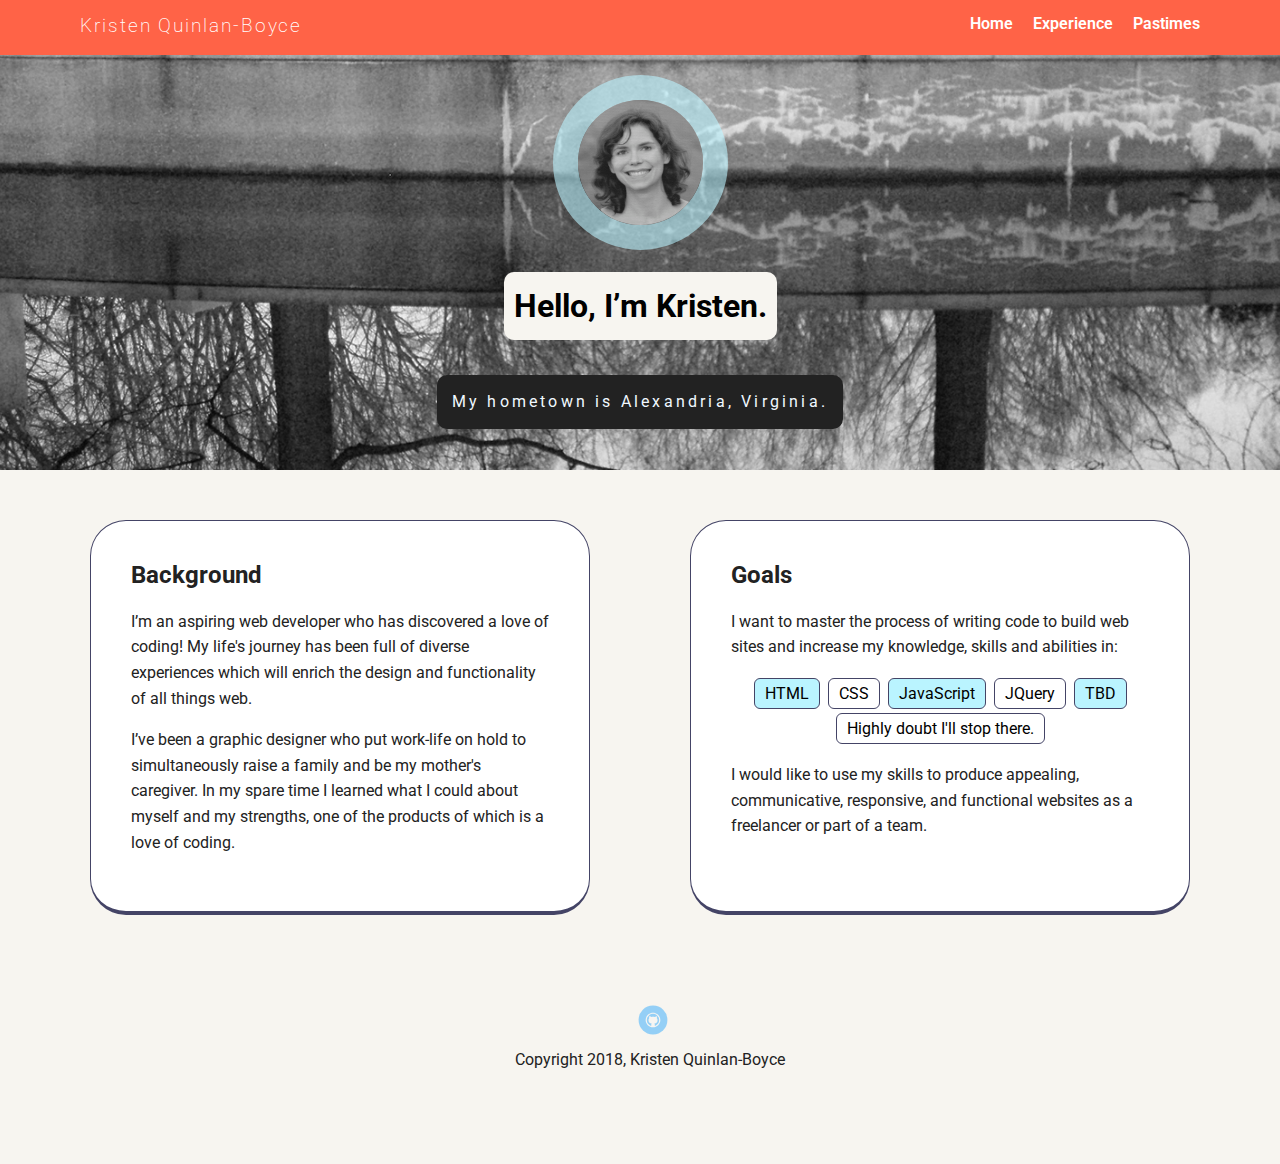
<file: portfolio_update_v1/index.html>
<!doctype html>
<html lang="en">
<head>
  <meta charset="utf-8">
  <title>Kristen Quinlan-Boyce's Profile</title>
  <meta name="viewport" content="width=device-width, initial-scale=1.0">
  <link rel="stylesheet" href="styles.css">
  <link href="https://fonts.googleapis.com/css?family=Muli%7CRoboto:400,300,500,700,900" rel="stylesheet"></head>
  <body>

    <div class="main-nav">
        <ul class="nav">
          <li class="name">Kristen Quinlan-Boyce</li>
          <li><a href="index.html">Home</a></li>
          <li><a href="experience.html">Experience</a></li>
          <li><a href="pastimes.html" title="and that which keeps me busy">Pastimes</a></li>
        </ul>
    </div>

    <header>
      <img src="images/KristenAltBw.jpg" alt="Picture of Kristen" class="profile-image">
      <h1 class="tag name">Hello, I’m Kristen.</h1>
      <p class="tag location">My hometown is Alexandria, Virginia.</p>
    </header>

    <main class="flex">
      <div class="card">
        <h2>Background</h2>
        <p>I’m an aspiring web developer who has discovered a love of coding! My life's journey has been full of diverse experiences which will enrich the design and functionality of all things web.</p>
        <p>I’ve been a graphic designer who put work-life on hold to simultaneously raise a family and be my mother's caregiver. In my spare time I learned what I could about myself and my strengths, one of the products of which is a love of coding.  </p>
      </div>

      <div class="card">
        <h2>Goals</h2>
        <p>I want to master the process of writing code to build web sites and increase my knowledge, skills and abilities in:</p>
        <ul class="skills">
          <li>HTML</li>
          <li>CSS</li>
          <li>JavaScript</li>
          <li>JQuery</li>
          <li>TBD</li>
          <li>Highly doubt I'll stop there.</li>
        </ul>
        <p>I would like to use my skills to produce appealing, communicative, responsive, and functional websites as a freelancer or part of a team.</p>
      </div>

    </main>
    <footer>
      <ul>
      <li><a href="https://github.com/KrisQuiBo" class="social github" target="_blank">Github</a></li>
        <!-- <li><a href="#" class="social twitter">Twitter</a></li>
        <li><a href="#" class="social linkedin">LinkedIn</a></li>        -->
      </ul>
      <p class="copyright">Copyright 2018, Kristen Quinlan-Boyce</p>
    </footer>
  </body>
  </html>
</file>
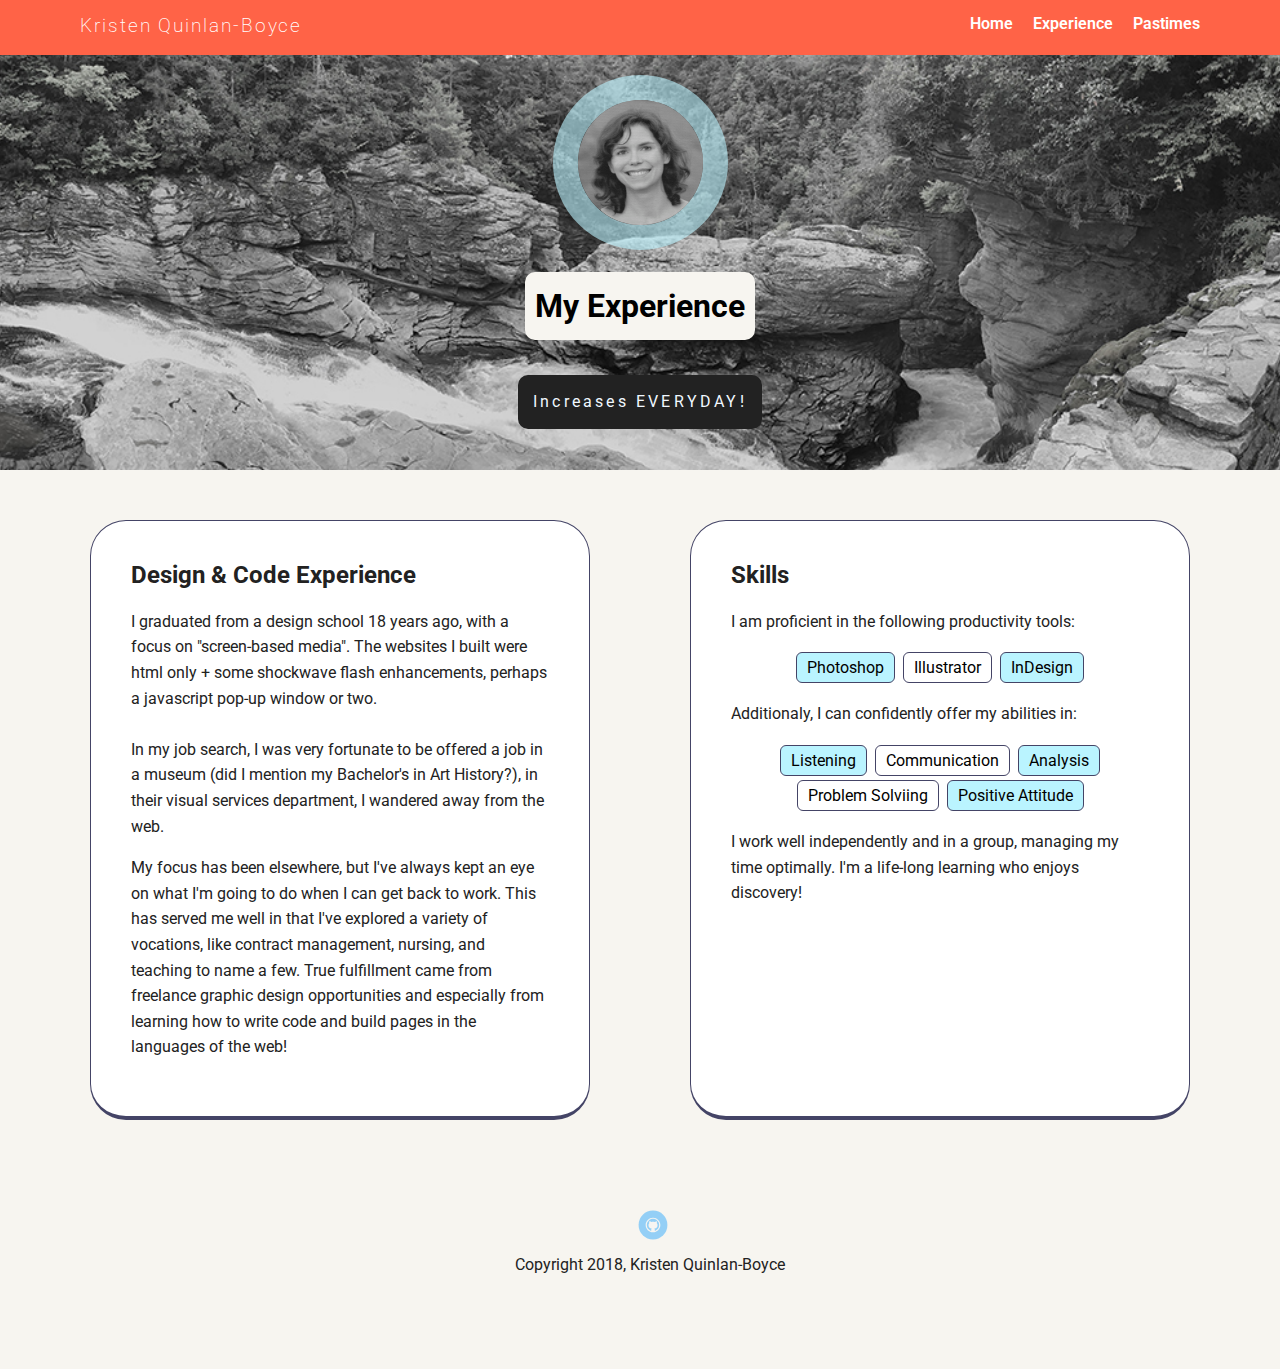
<file: portfolio_update_v1/experience.html>
<!doctype html>
<html lang="en">
<head>
 <meta charset="utf-8">
 <title>Kristen Quinlan-Boyce's Profile</title>
 <meta name="viewport" content="width=device-width, initial-scale=1.0">
 <link rel="stylesheet" href="styles.css">
 <link href="https://fonts.googleapis.com/css?family=Muli%7CRoboto:400,300,500,700,900" rel="stylesheet"></head>
 <body>

   <div class="main-nav">
       <ul class="nav">
         <li class="name">Kristen Quinlan-Boyce</li>
         <li><a href="index.html">Home</a></li>
         <li><a href="experience.html">Experience</a></li>
         <li><a href="pastimes.html" title="and that which keeps me busy">Pastimes</a></li>
       </ul>
   </div>

   <header class="experience">
     <img src="images/KristenAltBw.jpg" alt="Picture of Kristen" class="profile-image">
     <h1 class="tag name">My Experience</h1>
     <p class="tag location">Increases EVERYDAY!</p>
   </header>

   <main class="flex">
     <div class="card">
       <h2>Design & Code Experience</h2>
       <p>I graduated from a design school 18 years ago, with a focus on &quot;screen-based media&quot;. The websites I built were html only &plus; some shockwave flash enhancements, perhaps a javascript pop-up window or two. <br><br>In my job search, I was very fortunate to be offered a job in a museum (did I mention my Bachelor's in Art History?), in their visual services department, I wandered away from the web. </p>
       <p>My focus has been elsewhere, but I've always kept an eye on what I'm going to do when I can get back to work. This has served me well in that I've explored a variety of vocations, like contract management, nursing, and teaching to name a few. True fulfillment came from freelance graphic design opportunities and especially from learning how to write code and build pages in the languages of the web!</p>
     </div>

     <div class="card">
       <h2>Skills</h2>
       <p>I am proficient in the following productivity tools:</p>
       <ul class="skills">
         <li>Photoshop</li>
         <li>Illustrator</li>
          <li>InDesign</li>
       </ul>
       <p>Additionaly, I can confidently offer my abilities in:</p>
       <ul class="skills">
         <li>Listening</li>
         <li>Communication</li>
         <li>Analysis</li>
         <li>Problem Solviing</li>
         <li>Positive Attitude</li>
       </ul>
       <p>I work well independently and in a group, managing my time optimally. I'm a life-long learning who enjoys discovery!</p>
     </div>

   </main>
   <footer>
     <ul>
     <li><a href="https://github.com/KrisQuiBo" class="social github" target="_blank">Github</a></li>
       <!-- <li><a href="#" class="social twitter">Twitter</a></li>
       <li><a href="#" class="social linkedin">LinkedIn</a></li>        -->
     </ul>
     <p class="copyright">Copyright 2018, Kristen Quinlan-Boyce</p>
   </footer>
 </body>
 </html>
</file>
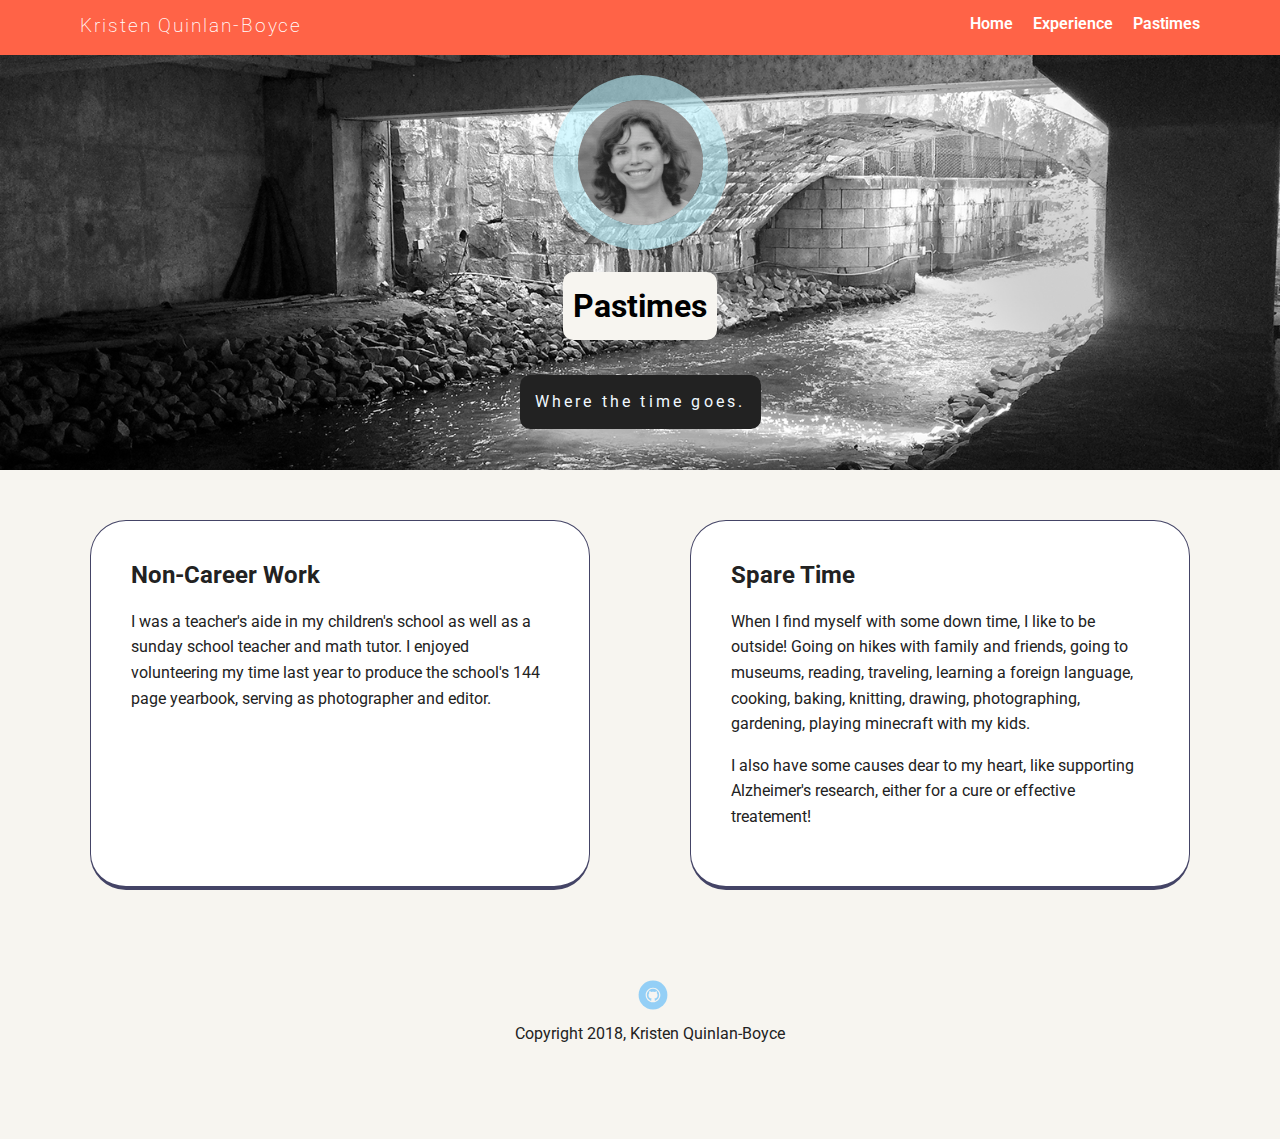
<file: portfolio_update_v1/Pastimes.html>
<!doctype html>
<html lang="en">
<head>
 <meta charset="utf-8">
 <title>Kristen Quinlan-Boyce's Profile</title>
 <meta name="viewport" content="width=device-width, initial-scale=1.0">
 <link rel="stylesheet" href="styles.css">
 <link href="https://fonts.googleapis.com/css?family=Muli%7CRoboto:400,300,500,700,900" rel="stylesheet"></head>
 <body>

   <div class="main-nav">
       <ul class="nav">
         <li class="name">Kristen Quinlan-Boyce</li>
         <li><a href="index.html">Home</a></li>
         <li><a href="experience.html">Experience</a></li>
         <li><a href="pastimes.html" title="and that which keeps me busy">Pastimes</a></li>
       </ul>
   </div>

   <header class="pastimes">
     <img src="images/KristenAltBw.jpg" alt="Picture of Kristen" class="profile-image" title="Hi, there!">
     <h1 class="tag name">Pastimes</h1>
     <p class="tag location">Where the time goes.</p>
   </header>

   <main class="flex">
     <div class="card">
       <h2>Non-Career Work</h2>
       <p>I was a teacher's aide in my children's school as well as a sunday school teacher and math tutor. I enjoyed volunteering my time last year to produce the school's 144 page yearbook, serving as photographer and editor. </p>
       <p> </p>
     </div>

     <div class="card">
       <h2>Spare Time</h2>
       <p>When I find myself with some down time, I like to be outside! Going on hikes with family and friends, going to museums, reading, traveling, learning a foreign language, cooking, baking, knitting, drawing, photographing, gardening, playing minecraft with my kids.</p>
       <!-- <ul class="skills">
         <li>HTML</li>
         <li>CSS</li>
         <li>JavaScript</li>
         <li>TBD</li>
         <li>TBD</li>
       </ul> -->
       <p>I also have some causes dear to my heart, like supporting Alzheimer's research, either for a cure or effective treatement!</p>
     </div>

   </main>
   <footer>
     <ul>
     <li><a href="https://github.com/KrisQuiBo" class="social github" target="_blank">Github</a></li>
       <!-- <li><a href="#" class="social twitter">Twitter</a></li>
       <li><a href="#" class="social linkedin">LinkedIn</a></li>        -->
     </ul>
     <p class="copyright">Copyright 2018, Kristen Quinlan-Boyce</p>
   </footer>
 </body>
 </html>
</file>
<file: portfolio_update_v1/styles.css>
/* Global Layout Set-up */
* {
  box-sizing: border-box;
}

body {
  margin: 0;
  padding: 0;
  text-align: center;
  font-family: 'Roboto', sans-serif;
  color: #222;
  background: #f7f5f0;
}
/* Link Styles */

a {
  text-decoration: none;
  color: white;
}
a:hover {
  color: #6633ff;
}

/* Section Styles */

.main-nav {
  width: 100%;
  background: tomato;
  min-height: 30px;
  padding: 10px;
  position: fixed;
  text-align: center;
}
.nav {
  display: flex;
  justify-content: space-around;
  font-weight: 600;
  list-style-type: none;
  margin: 0 auto;
  padding: 0;
}

.nav .name {
    display: block;
    margin-right: auto;
    font-size: 1.2em;
    font-weight: 200;
    color: white;
    letter-spacing: .1em;
}
.nav li {
  padding: 4px 10px 8px 10px;
}
.nav a {
  transition: all .5s;
}
.nav a:hover {
  color: black;
}

header {
  text-align: center;
  background: url('images/RooseveltIsland.jpg') no-repeat top center ;
  background-size: cover;
  overflow: hidden;
  padding-top: 45px;
  line-height: 1.5;
}
.pastimes {
  background: url('images/RichmondBwCrop.jpg') no-repeat top center;
  background-size: cover;
  /* overflow: hidden; */
}
.experience {
  background: url('images/LinvilleBw.jpg') no-repeat top center;
  background-size: cover;
  /* overflow: hidden; */
}
header .profile-image {
  margin-top: 30px;
  width: 175px;
  height: 175px;
  border-radius: 50%;
  border: 25px solid rgba(186,244,255, .6);
  transition: all .5s;
}

header .profile-image:hover {
  transform: scale(1.2) translateY(50px);
}
.tag {
  background-color: #f7f5f0;
  color: black;
  padding: 10px;
  border-radius: 10px;
  display: table;
  margin: 15px auto;
  transition: all 1s;
}
/* .tag:hover {
  transform: scale(1.5);
  border-radius: 30%;

} */

.location {
  margin-top: 35px;
  background-color: #222;
  color: aliceblue;
  font-size: 1em;
  letter-spacing: .2em;
  padding: 15px;
  transition: all 1s;
  border-radius: 10px;
}
.location:hover {
  transform: scale(1.1);

}
.card {
  margin: 30px;
  padding: 20px 40px 40px;
  max-width: 500px;
  text-align: left;
  background: #fff;
  border-top: 1px solid #446;
  border-right: 1px solid #446;
  border-left: 1px solid #446 ;
  border-bottom: 4px solid #446;
  border-radius: 36px;
  transition: all .5s;
}
.card:hover {
  border-color: tomato;
}

ul.skills {
  padding: 0;
  text-align: center;
}

.skills li {
  border: 1px solid #446;
  border-radius: 6px;
  display: inline-block;
  background: #fff;
  color: black;
  padding: 5px 10px;
  margin: 2px;
}

.skills li:nth-child(odd) {
  background: #BAF4FF;
}

footer {
  width: 100%;
  min-height: 30px;
  padding: 20px 0 40px 20px;
}

footer .copyright {
  top: -8px;
  font-size: .75em;
}

footer ul {
  list-style-type: none;
  margin: 0;
  padding: 0;
}

footer ul li {
  display: inline-block;
}

a.social {
  display: inline-block;
  text-indent: -9999px;
  margin-left: 5px;
  width: 30px;
  height: 30px;
  background-size: 30px 30px;
  opacity: .4;
  transition: all .5s;
}
a.twitter {
  background-image: url(images/twitter.svg);
}
a.linkedin {
  background-image: url(images/linkedin.svg);
}
a.github {
  background-image: url(images/github.svg);
}
a.social:hover {
  opacity: 1;
}
.clearfix {
  clear: both;
}

/* Styles for larger screens */
@media screen and (min-width: 720px) {

  .flex {
      display: -ms-flexbox;      /* TWEENER - IE 10 */
      display: flex;
      max-width: 1200px;
      -ms-flex-pack: distribute;
      justify-content: space-around;
      margin: 0 auto;
  }

  header {
    min-height: 470px;
  }

  .nav {
    max-width: 1200px;
    padding: 0 30px;
  }


  main {
    padding-top: 20px;
  }

  main p {
    line-height: 1.6em;
  }

  footer {
    font-size: 1.3em;
    max-width: 1200px;
    margin: 40px auto;
  }

}
</file>
